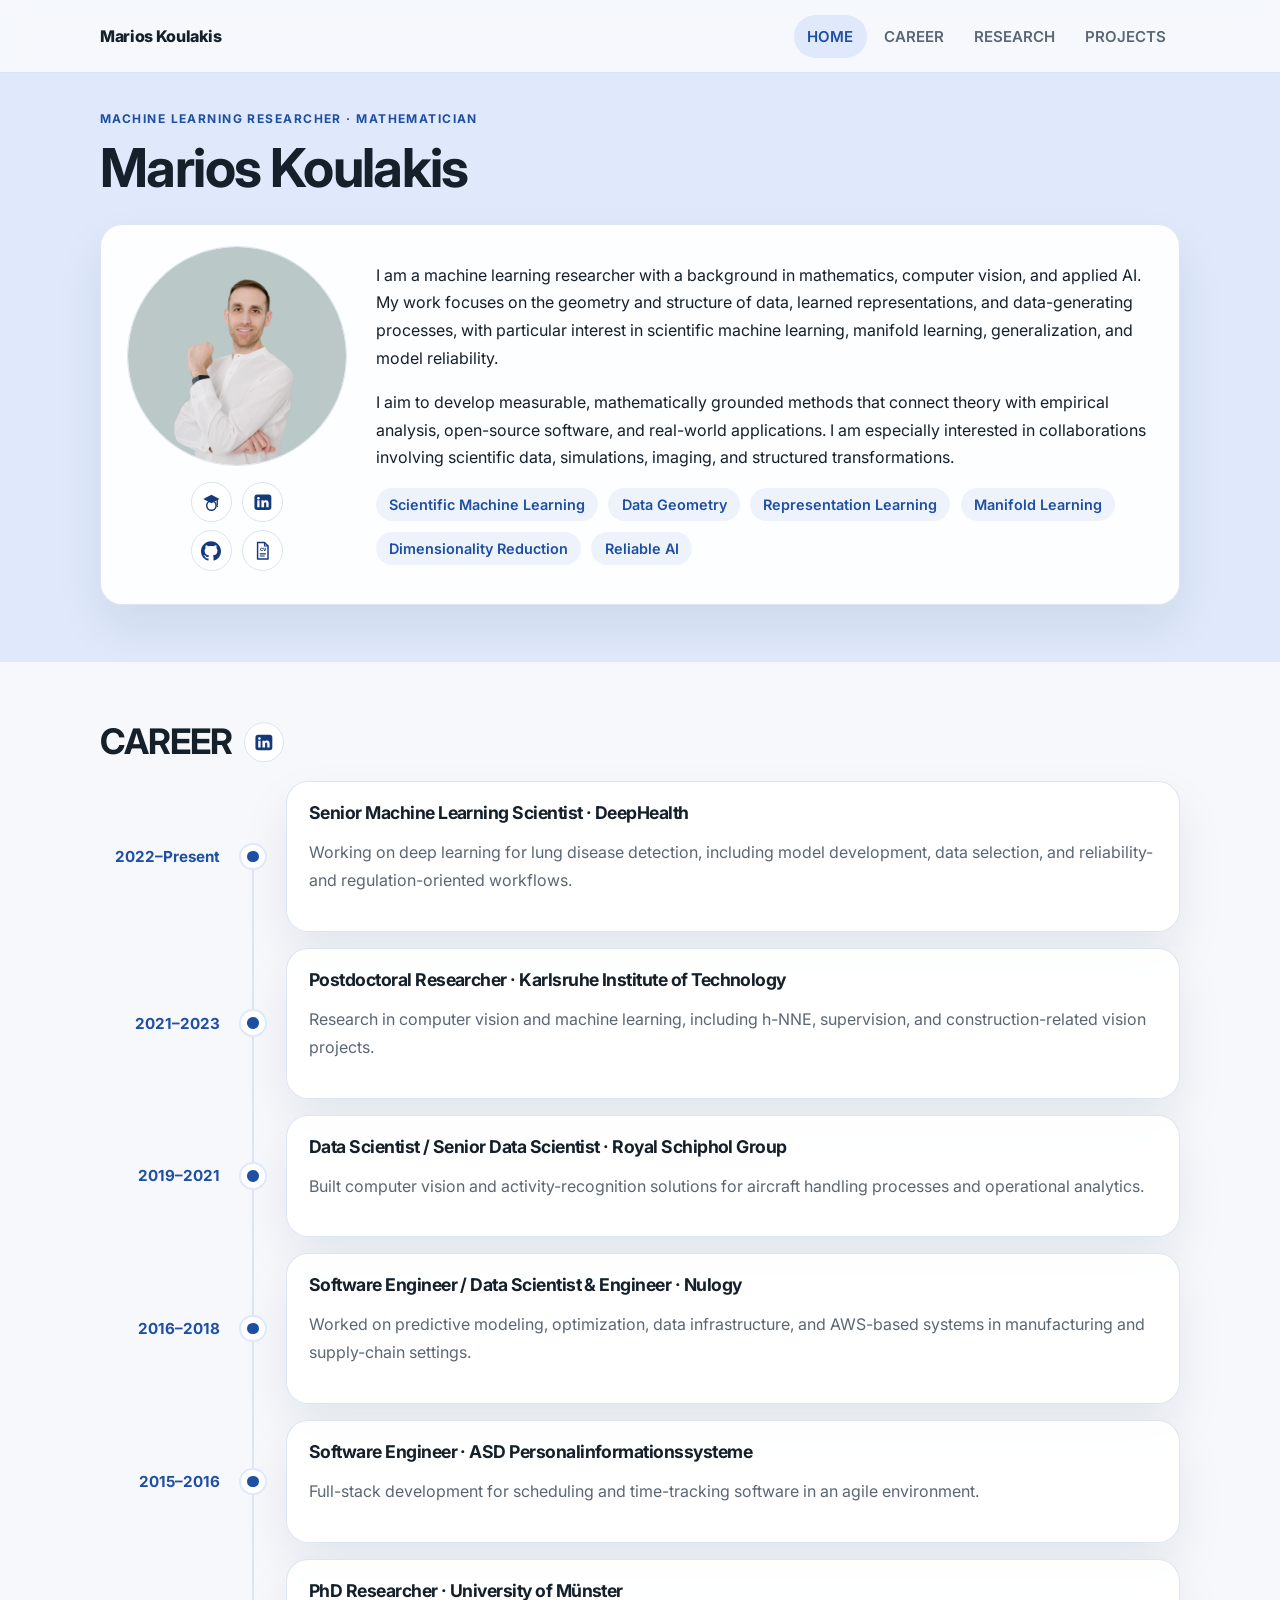
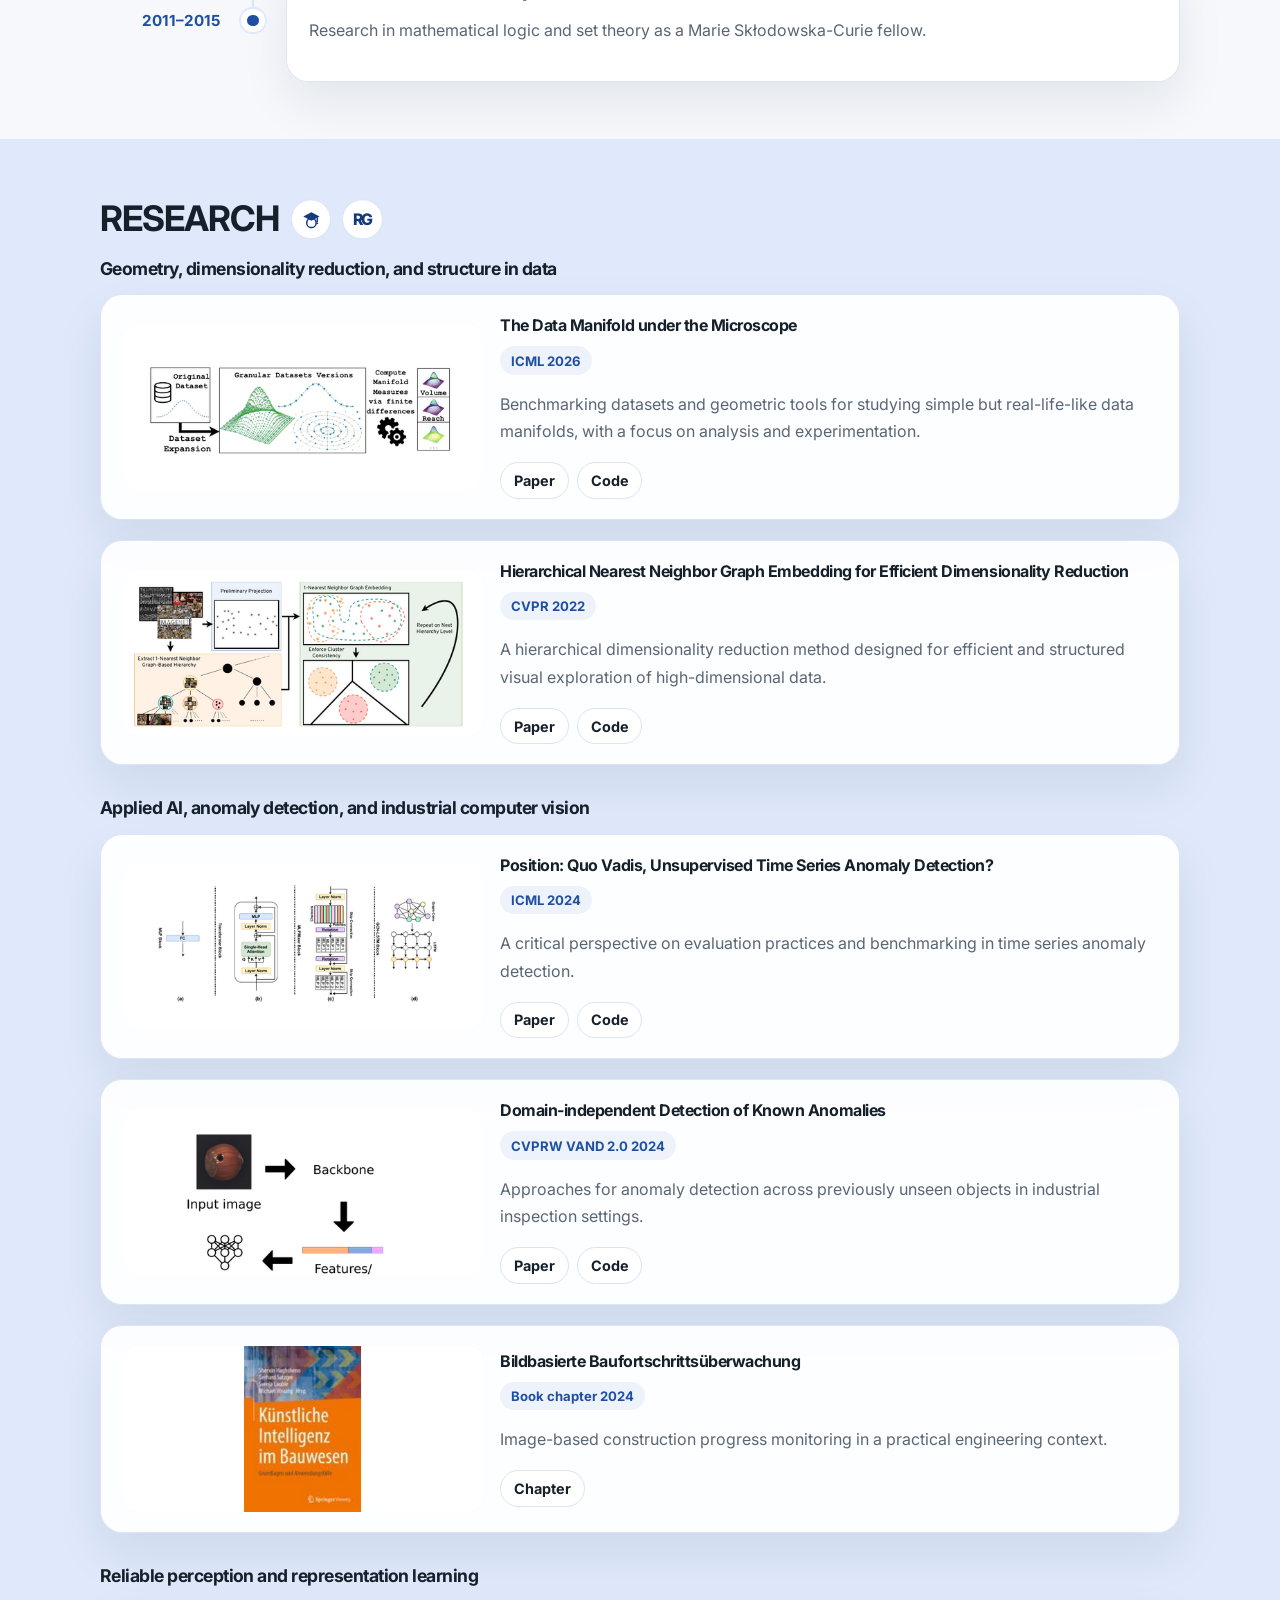
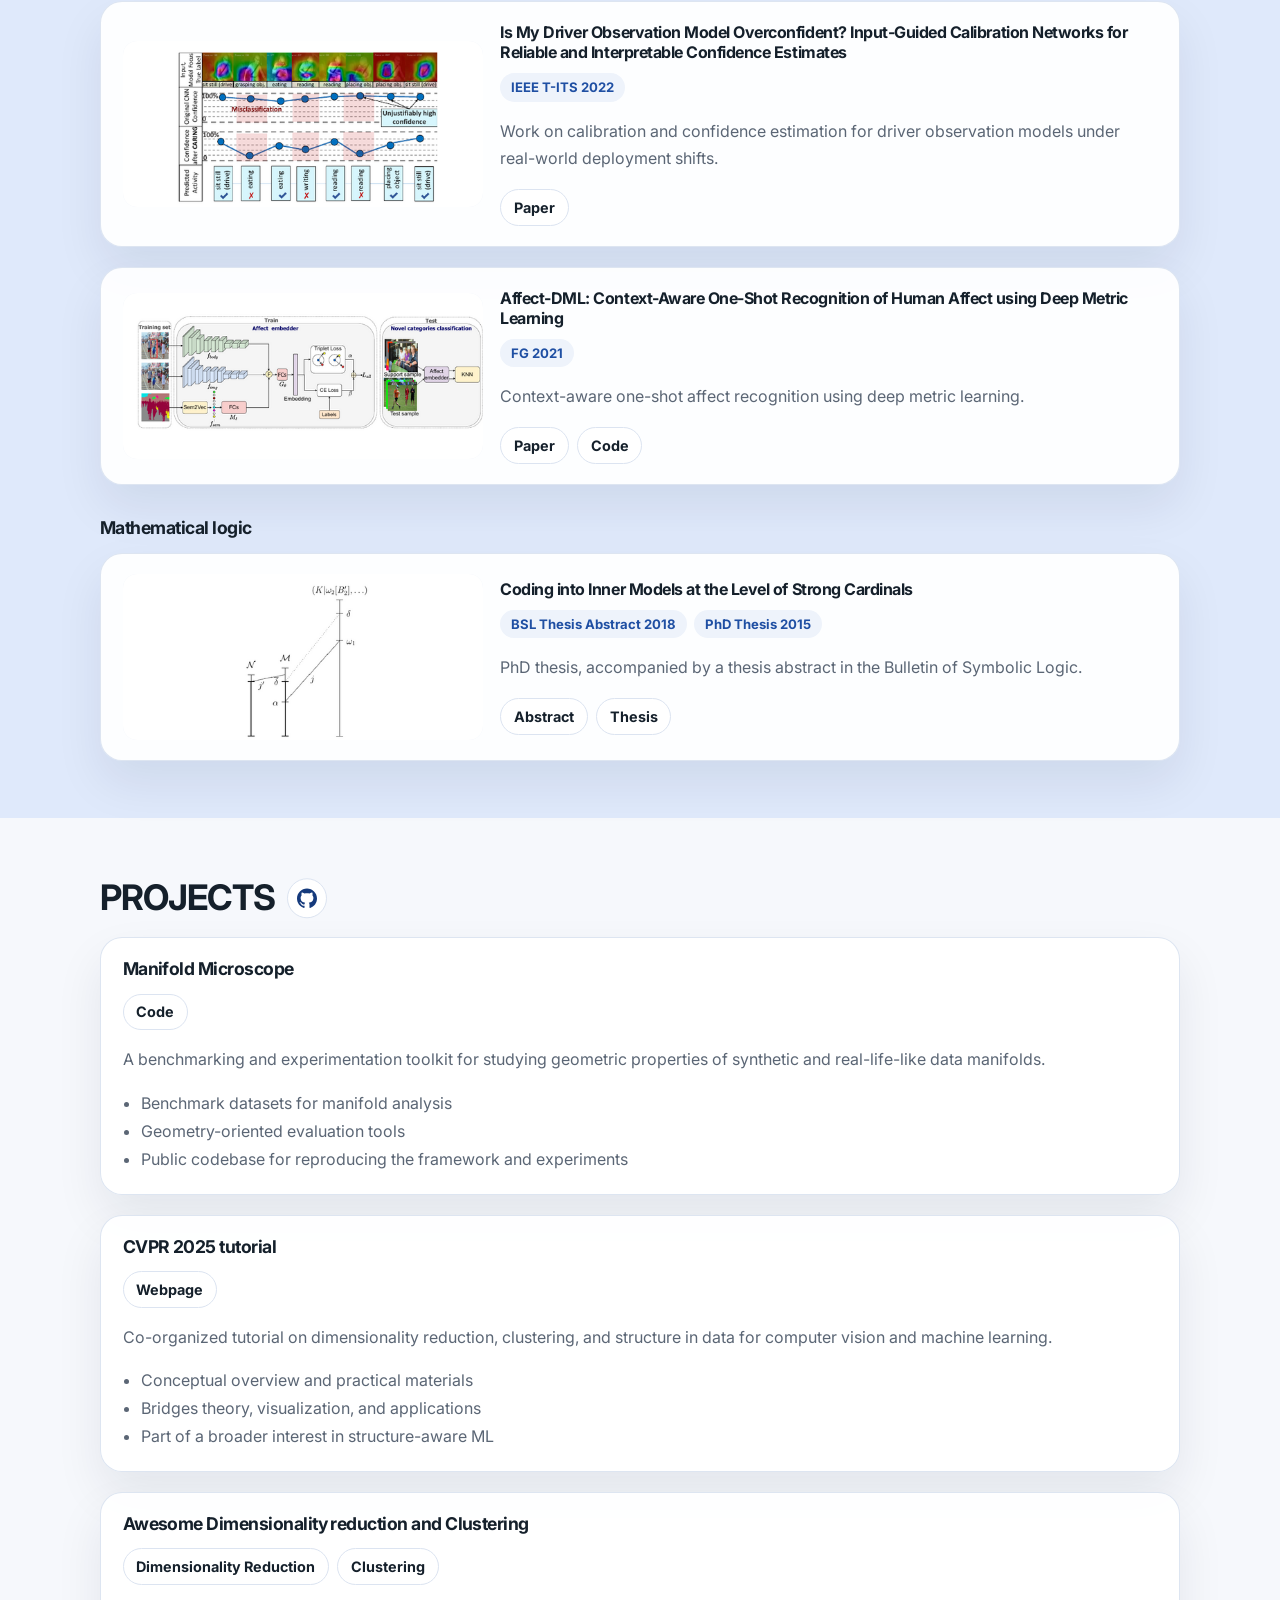
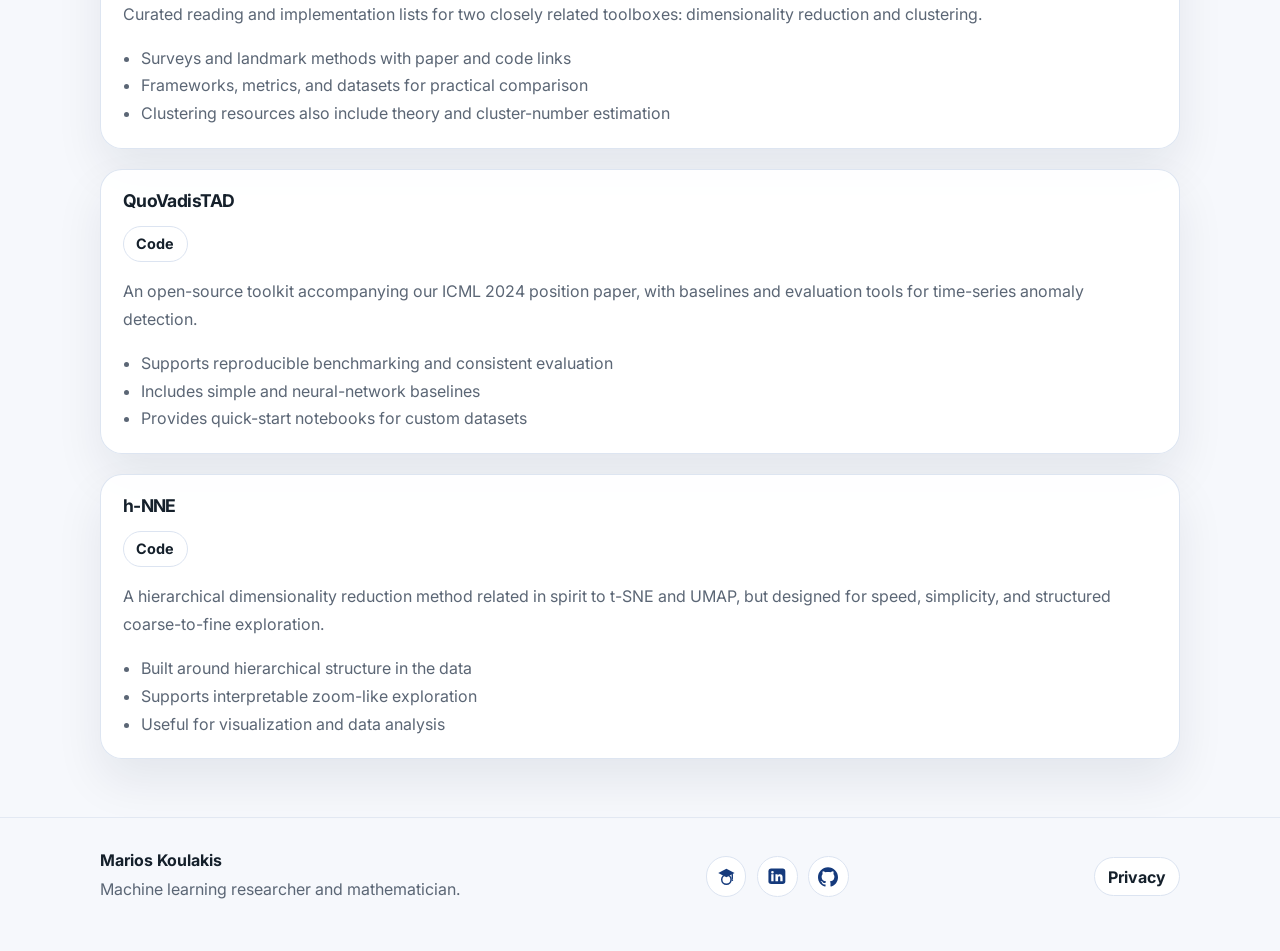
<file: index.html>
<!DOCTYPE html>
<html lang="en">
  <head>
    <meta charset="UTF-8" />
    <meta name="viewport" content="width=device-width, initial-scale=1.0" />
    <title>Marios Koulakis | Machine Learning Researcher</title>
    <meta
      name="description"
      content="Personal website of Marios Koulakis, a machine learning researcher working on scientific machine learning, data and representation geometry, manifold learning, and reliable AI."
    />
    <link rel="canonical" href="https://koulakis.github.io/" />
    <meta property="og:url" content="https://koulakis.github.io/" />
    <meta property="og:title" content="Marios Koulakis | Machine Learning Researcher" />
    <meta
      property="og:description"
      content="Research in scientific machine learning, data and representation geometry, and manifold learning."
    />
    <meta property="og:type" content="website" />
    <meta property="og:image" content="https://koulakis.github.io/assets/social-preview.png" />
    <link rel="preconnect" href="https://fonts.googleapis.com" />
    <link rel="preconnect" href="https://fonts.gstatic.com" crossorigin />
    <link
      href="https://fonts.googleapis.com/css2?family=Inter:wght@400;500;600;700;800&display=swap"
      rel="stylesheet"
    />
    <link rel="stylesheet" href="styles.css" />
  </head>
  <body>
    <header class="site-header">
      <div class="container header-inner">
        <a class="brand" href="#home">Marios Koulakis</a>

        <button class="nav-toggle" aria-label="Open navigation" aria-expanded="false">
          <span></span><span></span><span></span>
        </button>

        <nav class="main-nav" aria-label="Primary navigation">
          <a href="#home">HOME</a>
          <a href="#career">CAREER</a>
          <a href="#publications">RESEARCH</a>
          <a href="#projects">PROJECTS</a>
        </nav>
      </div>
    </header>

    <main>
      <section id="home" class="section hero-section">
        <div class="container">
          <div class="hero-layout">
            <div class="hero-main">
              <p class="eyebrow">Machine Learning Researcher · Mathematician</p>
              <h1>Marios Koulakis</h1>

              <div class="about-card">
                <div class="about-card-media">
                  <div class="about-card-image">
                    <img src="assets/profile_picture.png" alt="Portrait of Marios Koulakis" />
                  </div>
                  <div
                    class="link-row social-links"
                    data-social-links="scholar linkedin github cv"
                    data-row-break-after="linkedin"
                    aria-label="Social profiles"
                  ></div>
                </div>
                <div class="about-card-body">
                  <p class="lead">
                    I am a machine learning researcher with a background in mathematics, computer
                    vision, and applied AI. My work focuses on the geometry and structure of data,
                    learned representations, and data-generating processes, with particular interest
                    in scientific machine learning, manifold learning, generalization, and model
                    reliability.
                  </p>

                  <p class="lead">
                    I aim to develop measurable, mathematically grounded methods that connect theory
                    with empirical analysis, open-source software, and real-world applications. I am
                    especially interested in collaborations involving scientific data, simulations,
                    imaging, and structured transformations.
                  </p>
                  <div class="tag-row">
                    <span>Scientific Machine Learning</span>
                    <span>Data Geometry</span>
                    <span>Representation Learning</span>
                    <span>Manifold Learning</span>
                    <span>Dimensionality Reduction</span>
                    <span>Reliable AI</span>
                  </div>
                </div>
              </div>
            </div>
          </div>
        </div>
      </section>

      <section id="career" class="section">
        <div class="container">
          <div class="section-heading with-link">
            <h2>CAREER</h2>
            <div class="link-row social-links" data-social-links="linkedin" aria-label="Career profile"></div>
          </div>
          <div class="career-list">
            <article class="career-item">
              <div class="career-date">2022–Present</div>
              <div class="career-content">
                <h3>Senior Machine Learning Scientist · DeepHealth</h3>
                <p>
                  Working on deep learning for lung disease detection, including model
                  development, data selection, and reliability- and regulation-oriented
                  workflows.
                </p>
              </div>
            </article>
            <article class="career-item">
              <div class="career-date">2021–2023</div>
              <div class="career-content">
                <h3>Postdoctoral Researcher · Karlsruhe Institute of Technology</h3>
                <p>
                  Research in computer vision and machine learning, including h-NNE,
                  supervision, and construction-related vision projects.
                </p>
              </div>
            </article>
            <article class="career-item">
              <div class="career-date">2019–2021</div>
              <div class="career-content">
                <h3>Data Scientist / Senior Data Scientist · Royal Schiphol Group</h3>
                <p>
                  Built computer vision and activity-recognition solutions for aircraft handling
                  processes and operational analytics.
                </p>
              </div>
            </article>
            <article class="career-item">
              <div class="career-date">2016–2018</div>
              <div class="career-content">
                <h3>Software Engineer / Data Scientist &amp; Engineer · Nulogy</h3>
                <p>
                  Worked on predictive modeling, optimization, data infrastructure, and AWS-based
                  systems in manufacturing and supply-chain settings.
                </p>
              </div>
            </article>
            <article class="career-item">
              <div class="career-date">2015–2016</div>
              <div class="career-content">
                <h3>Software Engineer · ASD Personalinformationssysteme</h3>
                <p>
                  Full-stack development for scheduling and time-tracking software in an agile
                  environment.
                </p>
              </div>
            </article>
            <article class="career-item">
              <div class="career-date">2011–2015</div>
              <div class="career-content">
                <h3>PhD Researcher · University of Münster</h3>
                <p>
                  Research in mathematical logic and set theory as a Marie Skłodowska-Curie
                  fellow.
                </p>
              </div>
            </article>
          </div>
        </div>
      </section>

      <section id="publications" class="section">
        <div class="container">
          <div class="section-heading with-link">
            <h2>RESEARCH</h2>
            <div class="link-row social-links" data-social-links="scholar researchgate" aria-label="Research profiles"></div>
          </div>

          <div class="publication-group">
            <h3>Geometry, dimensionality reduction, and structure in data</h3>
            <div class="publication-list">
              <article class="publication-item">
                <div class="publication-media">
                  <img src="assets/research-manifold-microscope.png" alt="" loading="lazy" />
                </div>
                <div class="publication-content">
                  <h4>The Data Manifold under the Microscope</h4>
                  <div class="pub-chips">
                    <span>ICML 2026</span>
                  </div>
                  <p>
                    Benchmarking datasets and geometric tools for studying simple but real-life-like
                    data manifolds, with a focus on analysis and experimentation.
                  </p>
                  <div class="link-row paper-actions">
                    <a href="https://arxiv.org/abs/2606.15760" target="_blank" rel="noreferrer">Paper</a>
                    <a href="https://github.com/koulakis/manifold-microscope" target="_blank" rel="noreferrer">Code</a>
                  </div>
                </div>
              </article>
              <article class="publication-item">
                <div class="publication-media">
                  <img src="assets/research-hnne.png" alt="" loading="lazy" />
                </div>
                <div class="publication-content">
                  <h4>Hierarchical Nearest Neighbor Graph Embedding for Efficient Dimensionality Reduction</h4>
                  <div class="pub-chips">
                    <span>CVPR 2022</span>
                  </div>
                  <p>
                    A hierarchical dimensionality reduction method designed for efficient and
                    structured visual exploration of high-dimensional data.
                  </p>
                  <div class="link-row paper-actions">
                    <a href="https://openaccess.thecvf.com/content/CVPR2022/html/Sarfraz_Hierarchical_Nearest_Neighbor_Graph_Embedding_for_Efficient_Dimensionality_Reduction_CVPR_2022_paper.html" target="_blank" rel="noreferrer">Paper</a>
                    <a href="https://github.com/koulakis/h-nne" target="_blank" rel="noreferrer">Code</a>
                  </div>
                </div>
              </article>
            </div>
          </div>

          <div class="publication-group">
            <h3>Applied AI, anomaly detection, and industrial computer vision</h3>
            <div class="publication-list">
              <article class="publication-item">
                <div class="publication-media">
                  <img src="assets/research-quo-vadis.png" alt="" loading="lazy" />
                </div>
                <div class="publication-content">
                  <h4>Position: Quo Vadis, Unsupervised Time Series Anomaly Detection?</h4>
                  <div class="pub-chips">
                    <span>ICML 2024</span>
                  </div>
                  <p>
                    A critical perspective on evaluation practices and benchmarking in time series
                    anomaly detection.
                  </p>
                  <div class="link-row paper-actions">
                    <a href="https://proceedings.mlr.press/v235/sarfraz24a.html" target="_blank" rel="noreferrer">Paper</a>
                    <a href="https://github.com/ssarfraz/QuoVadisTAD" target="_blank" rel="noreferrer">Code</a>
                  </div>
                </div>
              </article>
              <article class="publication-item">
                <div class="publication-media">
                  <img src="assets/research-domain-anomalies.png" alt="" loading="lazy" />
                </div>
                <div class="publication-content">
                  <h4>Domain-independent Detection of Known Anomalies</h4>
                  <div class="pub-chips">
                    <span>CVPRW VAND 2.0 2024</span>
                  </div>
                  <p>
                    Approaches for anomaly detection across previously unseen objects in industrial
                    inspection settings.
                  </p>
                  <div class="link-row paper-actions">
                    <a href="https://arxiv.org/abs/2407.02910" target="_blank" rel="noreferrer">Paper</a>
                    <a href="https://doi.org/10.5281/zenodo.11924708" target="_blank" rel="noreferrer">Code</a>
                  </div>
                </div>
              </article>
              <article class="publication-item">
                <div class="publication-media">
                  <img src="assets/research-construction.png" alt="" loading="lazy" />
                </div>
                <div class="publication-content">
                  <h4>Bildbasierte Baufortschrittsüberwachung</h4>
                  <div class="pub-chips">
                    <span>Book chapter 2024</span>
                  </div>
                  <p>
                    Image-based construction progress monitoring in a practical engineering context.
                  </p>
                  <div class="link-row paper-actions">
                    <a href="https://doi.org/10.1007/978-3-658-42796-2_12" target="_blank" rel="noreferrer">Chapter</a>
                  </div>
                </div>
              </article>
            </div>
          </div>

          <div class="publication-group">
            <h3>Reliable perception and representation learning</h3>
            <div class="publication-list">
              <article class="publication-item">
                <div class="publication-media">
                  <img src="assets/research-overconfident.png" alt="" loading="lazy" />
                </div>
                <div class="publication-content">
                  <h4>Is My Driver Observation Model Overconfident? Input-Guided Calibration Networks for Reliable and Interpretable Confidence Estimates</h4>
                  <div class="pub-chips">
                    <span>IEEE T-ITS 2022</span>
                  </div>
                  <p>
                    Work on calibration and confidence estimation for driver observation models under
                    real-world deployment shifts.
                  </p>
                  <div class="link-row paper-actions">
                    <a href="https://doi.org/10.1109/TITS.2022.3196410" target="_blank" rel="noreferrer">Paper</a>
                  </div>
                </div>
              </article>
              <article class="publication-item">
                <div class="publication-media">
                  <img src="assets/research-affect-dml.png" alt="" loading="lazy" />
                </div>
                <div class="publication-content">
                  <h4>Affect-DML: Context-Aware One-Shot Recognition of Human Affect using Deep Metric Learning</h4>
                  <div class="pub-chips">
                    <span>FG 2021</span>
                  </div>
                  <p>Context-aware one-shot affect recognition using deep metric learning.</p>
                  <div class="link-row paper-actions">
                    <a href="https://doi.org/10.1109/FG52635.2021.9666940" target="_blank" rel="noreferrer">Paper</a>
                    <a href="https://github.com/KPeng9510/Affect-DML" target="_blank" rel="noreferrer">Code</a>
                  </div>
                </div>
              </article>
            </div>
          </div>

          <div class="publication-group">
            <h3>Mathematical logic</h3>
            <div class="publication-list">
              <article class="publication-item">
                <div class="publication-media">
                  <img src="assets/research-logic.png" alt="" loading="lazy" />
                </div>
                <div class="publication-content">
                  <h4>Coding into Inner Models at the Level of Strong Cardinals</h4>
                  <div class="pub-chips">
                    <span>BSL Thesis Abstract 2018</span>
                    <span>PhD Thesis 2015</span>
                  </div>
                  <p>
                    PhD thesis, accompanied by a thesis abstract
                    in the Bulletin of Symbolic Logic.
                  </p>
                  <div class="link-row paper-actions">
                    <a href="https://www.cambridge.org/core/journals/bulletin-of-symbolic-logic/article/coding-into-inner-models-at-the-level-of-strong-cardinals/104ECBCAA289ACA7BFCD11E12619BA14" target="_blank" rel="noreferrer">Abstract</a>
                    <a href="https://www.uni-muenster.de/imperia/md/content/logik/disskoulakis.pdf" target="_blank" rel="noreferrer">Thesis</a>
                  </div>
                </div>
              </article>
            </div>
          </div>
        </div>
      </section>

      <section id="projects" class="section">
        <div class="container">
          <div class="section-heading with-link">
            <h2>PROJECTS</h2>
            <div class="link-row social-links" data-social-links="github" aria-label="Project profiles"></div>
          </div>

          <div class="project-grid">
            <article class="project-card">
              <h3>Manifold Microscope</h3>
              <div class="link-row paper-actions project-actions">
                <a href="https://github.com/koulakis/manifold-microscope" target="_blank" rel="noreferrer">Code</a>
              </div>
              <p>
                A benchmarking and experimentation toolkit for studying geometric properties of
                synthetic and real-life-like data manifolds.
              </p>
              <ul>
                <li>Benchmark datasets for manifold analysis</li>
                <li>Geometry-oriented evaluation tools</li>
                <li>Public codebase for reproducing the framework and experiments</li>
              </ul>
            </article>

            <article class="project-card">
              <h3>CVPR 2025 tutorial</h3>
              <div class="link-row paper-actions project-actions">
                <a href="https://identifying-structure-in-data.github.io/events/cvpr2025-tutorial/" target="_blank" rel="noreferrer">Webpage</a>
              </div>
              <p>
                Co-organized tutorial on dimensionality reduction, clustering, and structure in
                data for computer vision and machine learning.
              </p>
              <ul>
                <li>Conceptual overview and practical materials</li>
                <li>Bridges theory, visualization, and applications</li>
                <li>Part of a broader interest in structure-aware ML</li>
              </ul>
            </article>

            <article class="project-card">
              <h3>Awesome Dimensionality reduction and Clustering</h3>
              <div class="link-row paper-actions project-actions">
                <a href="https://github.com/koulakis/awesome-dimensionality-reduction" target="_blank" rel="noreferrer">Dimensionality Reduction</a>
                <a href="https://github.com/koulakis/awesome-clustering" target="_blank" rel="noreferrer">Clustering</a>
              </div>
              <p>
                Curated reading and implementation lists for two closely related toolboxes:
                dimensionality reduction and clustering.
              </p>
              <ul>
                <li>Surveys and landmark methods with paper and code links</li>
                <li>Frameworks, metrics, and datasets for practical comparison</li>
                <li>Clustering resources also include theory and cluster-number estimation</li>
              </ul>
            </article>

            <article class="project-card">
              <h3>QuoVadisTAD</h3>
              <div class="link-row paper-actions project-actions">
                <a href="https://github.com/ssarfraz/QuoVadisTAD" target="_blank" rel="noreferrer">Code</a>
              </div>
              <p>
                An open-source toolkit accompanying our ICML 2024 position paper, with
                baselines and evaluation tools for time-series anomaly detection.
              </p>
              <ul>
                <li>Supports reproducible benchmarking and consistent evaluation</li>
                <li>Includes simple and neural-network baselines</li>
                <li>Provides quick-start notebooks for custom datasets</li>
              </ul>
            </article>

            <article class="project-card">
              <h3>h-NNE</h3>
              <div class="link-row paper-actions project-actions">
                <a href="https://github.com/koulakis/h-nne" target="_blank" rel="noreferrer">Code</a>
              </div>
              <p>
                A hierarchical dimensionality reduction method related in spirit to t-SNE and
                UMAP, but designed for speed, simplicity, and structured coarse-to-fine
                exploration.
              </p>
              <ul>
                <li>Built around hierarchical structure in the data</li>
                <li>Supports interpretable zoom-like exploration</li>
                <li>Useful for visualization and data analysis</li>
              </ul>
            </article>
          </div>
        </div>
      </section>
    </main>

    <footer class="site-footer">
      <div class="container footer-inner">
        <div>
          <strong>Marios Koulakis</strong>
          <p>Machine learning researcher and mathematician.</p>
        </div>
        <div
          class="link-row social-links footer-links"
          data-social-links="scholar linkedin github"
          aria-label="Social profiles"
        ></div>
        <a class="footer-privacy-link" href="privacy.html">Privacy</a>
      </div>
    </footer>

    <script src="script.js"></script>
  </body>
</html>
</file>
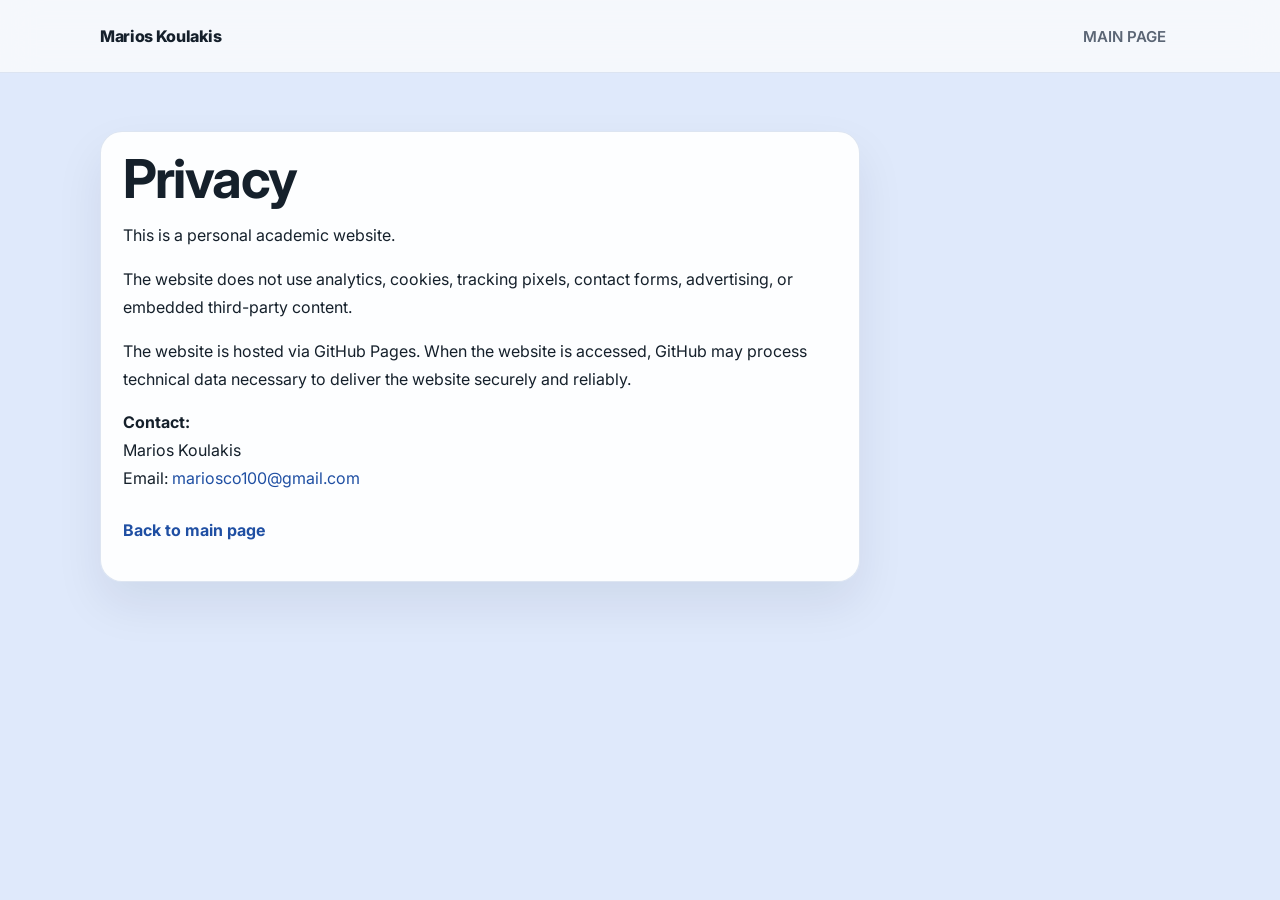
<file: privacy.html>
<!DOCTYPE html>
<html lang="en">
  <head>
    <meta charset="UTF-8" />
    <meta name="viewport" content="width=device-width, initial-scale=1.0" />
    <title>Privacy | Marios Koulakis</title>
    <meta
      name="description"
      content="Privacy information for the personal academic website of Marios Koulakis."
    />
    <link rel="preconnect" href="https://fonts.googleapis.com" />
    <link rel="preconnect" href="https://fonts.gstatic.com" crossorigin />
    <link
      href="https://fonts.googleapis.com/css2?family=Inter:wght@400;500;600;700;800&display=swap"
      rel="stylesheet"
    />
    <link rel="stylesheet" href="styles.css" />
  </head>
  <body>
    <header class="site-header">
      <div class="container header-inner">
        <a class="brand" href="index.html">Marios Koulakis</a>
        <nav class="main-nav privacy-nav" aria-label="Privacy navigation">
          <a href="index.html">MAIN PAGE</a>
        </nav>
      </div>
    </header>

    <main>
      <section class="section privacy-section">
        <div class="container">
          <div class="text-panel privacy-panel">
            <h1>Privacy</h1>
            <p>This is a personal academic website.</p>
            <p>
              The website does not use analytics, cookies, tracking pixels, contact forms,
              advertising, or embedded third-party content.
            </p>
            <p>
              The website is hosted via GitHub Pages. When the website is accessed, GitHub may
              process technical data necessary to deliver the website securely and reliably.
            </p>
            <p>
              <strong>Contact:</strong><br />
              Marios Koulakis<br />
              Email: <a href="mailto:mariosco100@gmail.com">mariosco100@gmail.com</a>
            </p>
            <p class="privacy-back-link">
              <a href="index.html">Back to main page</a>
            </p>
          </div>
        </div>
      </section>
    </main>
  </body>
</html>
</file>
<file: styles.css>
:root {
  --bg: #f6f8fc;
  --bg-alt: #eef3fb;
  --section-light: #f6f8fc;
  --section-tint: var(--accent-soft);
  --surface: #ffffff;
  --surface-strong: rgba(255, 255, 255, 0.92);
  --text: #15202b;
  --muted: #5b6675;
  --border: #dce4f1;
  --accent: #1f4fa3;
  --accent-soft: #dfe9fb;
  --accent-strong: #153a7c;
  --shadow: 0 22px 48px rgba(15, 28, 56, 0.08);
  --radius: 22px;
  --radius-small: 14px;
  --max-width: 1080px;
}

* {
  box-sizing: border-box;
}

html {
  scroll-behavior: smooth;
}

body {
  margin: 0;
  font-family: "Inter", system-ui, -apple-system, BlinkMacSystemFont, "Segoe UI", sans-serif;
  color: var(--text);
  background: var(--section-light);
}

img {
  max-width: 100%;
  display: block;
}

a {
  color: var(--accent);
  text-decoration: none;
}

a:hover {
  text-decoration: underline;
}

.container {
  width: min(calc(100% - 2rem), var(--max-width));
  margin: 0 auto;
}

.site-header {
  position: sticky;
  top: 0;
  z-index: 100;
  backdrop-filter: blur(18px);
  background: rgba(246, 248, 252, 0.9);
  border-bottom: 1px solid rgba(220, 228, 241, 0.95);
}

.header-inner {
  min-height: 72px;
  display: flex;
  align-items: center;
  justify-content: space-between;
  gap: 1rem;
}

.brand {
  color: var(--text);
  font-size: 1rem;
  font-weight: 800;
  letter-spacing: -0.02em;
}

.brand:hover {
  text-decoration: none;
}

.main-nav {
  display: flex;
  align-items: center;
  gap: 0.2rem;
  flex-wrap: wrap;
}

.main-nav a {
  color: var(--muted);
  font-size: 0.94rem;
  font-weight: 600;
  padding: 0.75rem 0.85rem;
  border-radius: 999px;
  transition: background-color 0.2s ease, color 0.2s ease;
}

.main-nav a:hover,
.main-nav a.active {
  background: var(--accent-soft);
  color: var(--accent);
  text-decoration: none;
}

.nav-toggle {
  display: none;
  border: 0;
  background: transparent;
  padding: 0.25rem;
  cursor: pointer;
}

.nav-toggle span {
  display: block;
  width: 24px;
  height: 2px;
  margin: 5px 0;
  background: var(--text);
}

.section {
  scroll-margin-top: 90px;
  padding: 3.6rem 0;
}

main .section:nth-of-type(odd) {
  background: var(--section-tint);
}

main .section:nth-of-type(even) {
  background: var(--section-light);
}

.hero-section {
  padding-top: 2.25rem;
}

.eyebrow {
  margin: 0 0 0.7rem;
  color: var(--accent);
  text-transform: uppercase;
  letter-spacing: 0.12em;
  font-size: 0.75rem;
  font-weight: 700;
}

h1,
h2,
h3,
h4 {
  margin-top: 0;
  letter-spacing: -0.03em;
}

h1 {
  margin-bottom: 0.25rem;
  font-size: clamp(2rem, 4.6vw, 3.35rem);
  line-height: 1.02;
}

h2 {
  margin-bottom: 0.95rem;
  font-size: clamp(1.55rem, 3vw, 2.2rem);
}

h3 {
  margin-bottom: 0.45rem;
  font-size: 1.1rem;
}

h4 {
  margin-bottom: 0.45rem;
  font-size: 1rem;
}

p,
li {
  color: var(--muted);
  line-height: 1.74;
}

.hero-layout,
.content-grid,
.project-grid,
.publication-list,
.info-stack,
.career-list {
  display: grid;
  gap: 1.25rem;
}

.about-card,
.info-card,
.publication-item,
.project-card,
.career-content,
.text-panel {
  background: var(--surface-strong);
  border: 1px solid rgba(220, 228, 241, 0.95);
  box-shadow: var(--shadow);
  border-radius: var(--radius);
}

.about-card {
  margin-top: 1.75rem;
  padding: 1.3rem;
  display: grid;
  grid-template-columns: minmax(170px, 230px) 1fr;
  gap: 1.5rem;
  align-items: start;
}

.about-card-media {
  display: grid;
  gap: 1rem;
  justify-items: center;
}

.about-card-image {
  width: min(100%, 220px);
}

.about-card-image img {
  width: 100%;
  aspect-ratio: 1;
  object-fit: cover;
  border-radius: 50%;
  border: 1px solid rgba(220, 228, 241, 0.95);
}

.lead {
  color: var(--text);
}

.tag-row,
.link-row {
  display: flex;
  flex-wrap: wrap;
  gap: 0.65rem;
}

.tag-row {
  margin: 1rem 0 1.15rem;
}

.tag-row span {
  display: inline-flex;
  align-items: center;
  padding: 0.5rem 0.82rem;
  border-radius: 999px;
  background: var(--bg-alt);
  color: var(--accent);
  font-size: 0.9rem;
  font-weight: 600;
}

.social-links a,
.link-row a,
.project-card a,
.muted-link {
  display: inline-flex;
  align-items: center;
  justify-content: center;
  min-height: 42px;
  padding: 0.7rem 0.95rem;
  border-radius: 999px;
  border: 1px solid var(--border);
  background: var(--surface);
  color: var(--text);
  font-weight: 700;
}

.social-links a:hover,
.link-row a:hover,
.project-card a:hover {
  transform: translateY(-1px);
  text-decoration: none;
}

.social-links {
  justify-content: center;
  row-gap: 0.25rem;
}

.social-links a {
  width: 2.55rem;
  min-height: 2.55rem;
  height: 2.55rem;
  padding: 0;
  border-radius: 50%;
  color: var(--accent-strong);
  font-size: 0.82rem;
  line-height: 1;
}

.social-links a:hover {
  background: var(--accent-soft);
}

.social-links .social-icon {
  width: 1.15rem;
  height: 1.15rem;
  fill: currentColor;
  overflow: visible;
}

.social-row-break {
  flex-basis: 100%;
  height: 0;
}

.social-links .scholar-mark {
  width: 1.3rem;
  height: 1.3rem;
}

.social-links .researchgate-mark {
  width: 1.42rem;
  height: 1.42rem;
}

.researchgate-mark text {
  fill: currentColor;
  font-family: "Inter", system-ui, sans-serif;
  font-size: 16.8px;
  font-weight: 800;
  letter-spacing: -0.16em;
}

.scholar-mark circle:first-child {
  fill: none;
  stroke: currentColor;
  stroke-width: 1.7;
}

.scholar-mark path,
.scholar-mark circle:last-child {
  fill: currentColor;
}

.scholar-mark path:last-of-type {
  fill: none;
  stroke: currentColor;
  stroke-linecap: round;
  stroke-width: 1.6;
}

.social-links .linkedin-mark {
  width: 1.35rem;
  height: 1.28rem;
}

.social-links .github-mark {
  width: 1.25rem;
  height: 1.25rem;
}

.social-links .cv-mark {
  width: 1.35rem;
  height: 1.35rem;
}

.cv-mark .cv-page,
.cv-mark .cv-fold,
.cv-mark .cv-lines {
  fill: none;
  stroke: currentColor;
  stroke-linecap: round;
  stroke-linejoin: round;
}

.cv-mark .cv-page {
  stroke-width: 1.6;
}

.cv-mark .cv-fold,
.cv-mark .cv-lines {
  stroke-width: 1.25;
}

.cv-mark text {
  fill: currentColor;
  font-family: "Inter", system-ui, sans-serif;
  font-size: 5px;
  font-weight: 800;
}

.muted-link {
  opacity: 0.65;
  cursor: default;
}

.section-heading {
  margin-bottom: 1.2rem;
}

.section-heading.with-link {
  display: flex;
  align-items: center;
  justify-content: flex-start;
  gap: 0.75rem;
  flex-wrap: wrap;
}

.section-heading.with-link h2 {
  margin-bottom: 0;
}

.section-heading.with-link .social-links {
  justify-content: flex-start;
  transform: translateY(0.08rem);
}

.section-subtext {
  margin: 0;
  color: var(--muted);
}

.two-columns {
  grid-template-columns: minmax(0, 1.25fr) minmax(280px, 0.85fr);
  align-items: start;
}

.text-panel,
.info-card,
.publication-item,
.project-card,
.career-content {
  padding: 1.25rem 1.35rem;
}

.info-stack {
  gap: 1rem;
}

.info-card ul,
.project-card ul {
  margin: 0.55rem 0 0;
  padding-left: 1.15rem;
}

.career-item {
  position: relative;
  display: grid;
  gap: 1.2rem;
  grid-template-columns: 120px 28px minmax(0, 1fr);
  align-items: center;
}

.career-item::before {
  content: "";
  position: absolute;
  top: -0.5rem;
  bottom: -0.5rem;
  left: calc(120px + 1.2rem + 14px);
  width: 2px;
  background: var(--border);
  transform: translateX(-50%);
}

.career-item:first-child::before {
  top: 50%;
}

.career-item:last-child::before {
  bottom: 50%;
}

.career-item::after {
  content: "";
  z-index: 1;
  grid-column: 2;
  grid-row: 1;
  justify-self: center;
  width: 0.72rem;
  height: 0.72rem;
  border: 0.42rem solid var(--surface);
  border-radius: 50%;
  background: var(--accent);
  box-shadow: 0 0 0 2px var(--accent-soft);
}

.career-date {
  color: var(--accent);
  font-weight: 700;
  font-size: 0.95rem;
  text-align: right;
}

.career-content {
  grid-column: 3;
}

.career-list {
  gap: 1rem;
}

.publication-group + .publication-group {
  margin-top: 2rem;
}

.publication-group > h3 {
  margin-bottom: 0.95rem;
}

.publication-list {
  grid-template-columns: 1fr;
}

.project-grid {
  grid-template-columns: 1fr;
}

.publication-item {
  display: grid;
  grid-template-columns: minmax(260px, 360px) minmax(0, 1fr);
  gap: 1.1rem;
  align-items: center;
}

.publication-media {
  align-self: stretch;
  display: flex;
  align-items: center;
}

.publication-media img {
  width: 100%;
  max-height: 22rem;
  object-fit: contain;
  border-radius: var(--radius-small);
  background: var(--bg-alt);
}

.publication-content h4 {
  margin-bottom: 0.7rem;
}

.pub-chips {
  display: flex;
  flex-wrap: wrap;
  gap: 0.45rem;
  margin-bottom: 0.75rem;
}

.pub-chips span {
  display: inline-flex;
  align-items: center;
  padding: 0.38rem 0.68rem;
  border-radius: 999px;
  background: var(--bg-alt);
  color: var(--accent);
  font-size: 0.82rem;
  font-weight: 700;
}

.paper-actions {
  margin-top: 0.9rem;
  gap: 0.5rem;
}

.paper-actions a {
  min-height: 36px;
  padding: 0.55rem 0.8rem;
  font-size: 0.9rem;
}

.project-actions {
  margin-bottom: 0.8rem;
}

.site-footer {
  padding: 2rem 0 3rem;
  border-top: 1px solid rgba(220, 228, 241, 0.75);
}

.footer-inner {
  display: flex;
  justify-content: space-between;
  gap: 1rem;
  flex-wrap: wrap;
  align-items: center;
}

.footer-inner p {
  margin: 0.35rem 0 0;
}

.footer-links a {
  font-size: 0.92rem;
}

.footer-links.social-links {
  flex-wrap: nowrap;
}

.footer-privacy-link {
  display: inline-flex;
  align-items: center;
  justify-content: center;
  min-height: 36px;
  padding: 0.55rem 0.8rem;
  border: 1px solid var(--border);
  border-radius: 999px;
  background: var(--surface);
  color: var(--text);
  font-size: 1rem;
  font-weight: 700;
}

.footer-privacy-link:hover {
  transform: translateY(-1px);
  text-decoration: none;
}

.privacy-section {
  min-height: calc(100vh - 73px);
}

.privacy-panel {
  color: var(--text);
  max-width: 760px;
}

.privacy-panel h1 {
  margin-bottom: 1rem;
}

.privacy-panel p {
  color: inherit;
}

.privacy-back-link {
  margin-top: 1.5rem;
}

.privacy-back-link a {
  font-weight: 700;
}

@media (max-width: 920px) {
  .section {
    padding: 3rem 0;
  }

  .about-card,
  .two-columns,
  .publication-item,
  .project-grid {
    grid-template-columns: 1fr;
  }

  .publication-media {
    align-self: auto;
  }

  .publication-media img {
    max-height: 18rem;
  }

  .about-card-image {
    max-width: 250px;
  }

}

@media (max-width: 760px) {
  .nav-toggle {
    display: block;
  }

  .main-nav {
    position: absolute;
    top: calc(100% + 0.5rem);
    right: 1rem;
    left: 1rem;
    display: none;
    padding: 0.75rem;
    background: rgba(255, 255, 255, 0.97);
    border: 1px solid rgba(220, 228, 241, 0.95);
    box-shadow: var(--shadow);
    border-radius: 18px;
    flex-direction: column;
    align-items: stretch;
  }

  .main-nav.is-open {
    display: flex;
  }

  .main-nav a {
    padding: 0.8rem 0.9rem;
  }

  .hero-section {
    padding-top: 1.5rem;
  }

  .about-card {
    padding: 1rem;
    gap: 1rem;
  }

  .about-card-image {
    max-width: 200px;
  }

  .career-item {
    gap: 0.7rem 0.9rem;
    grid-template-columns: 28px minmax(0, 1fr);
  }

  .career-item::before {
    left: 14px;
  }

  .career-item::after {
    grid-column: 1;
    grid-row: 1 / span 2;
  }

  .career-date,
  .career-content {
    grid-column: 2;
  }

  .career-date {
    text-align: left;
  }

  .link-row a,
  .project-card a,
  .muted-link {
    width: 100%;
    justify-content: center;
  }

  .paper-actions a {
    width: auto;
  }

  .social-links a {
    width: 2.55rem;
  }

  .footer-inner {
    align-items: flex-start;
  }
}
</file>
